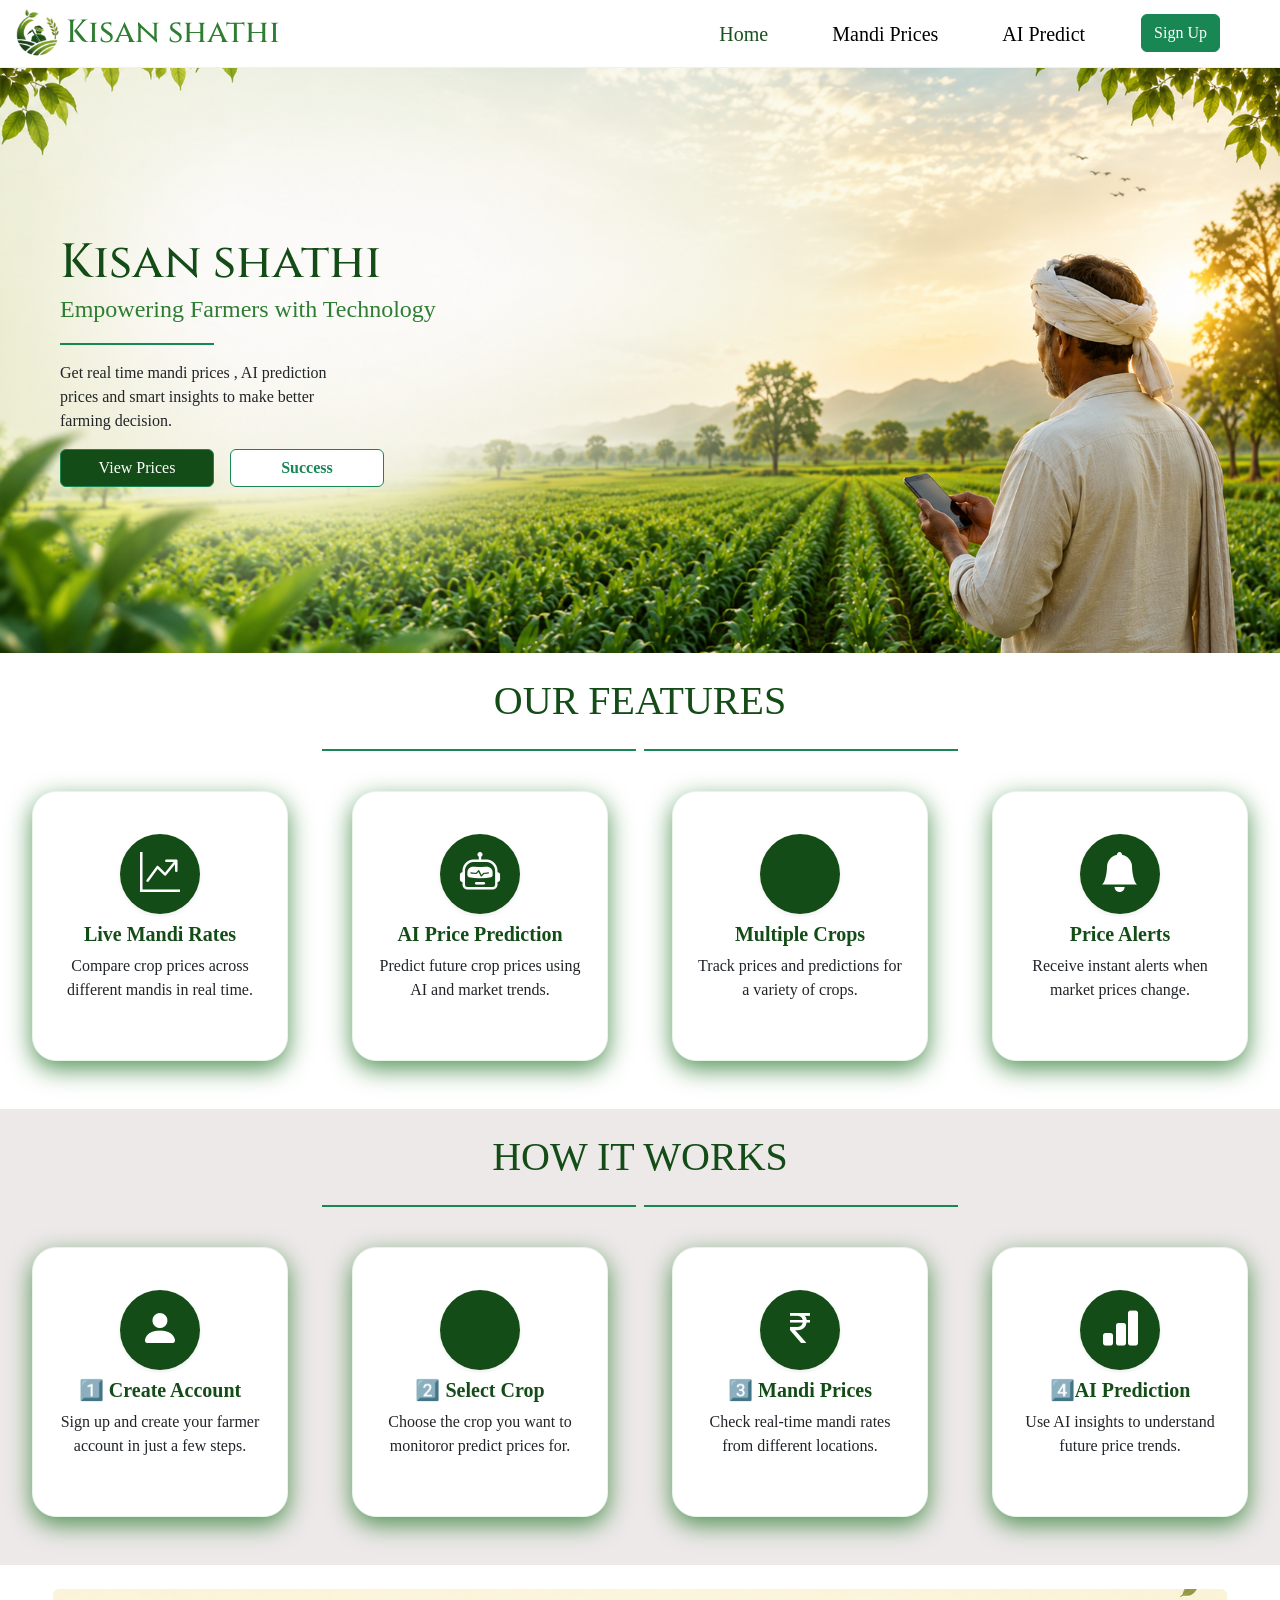
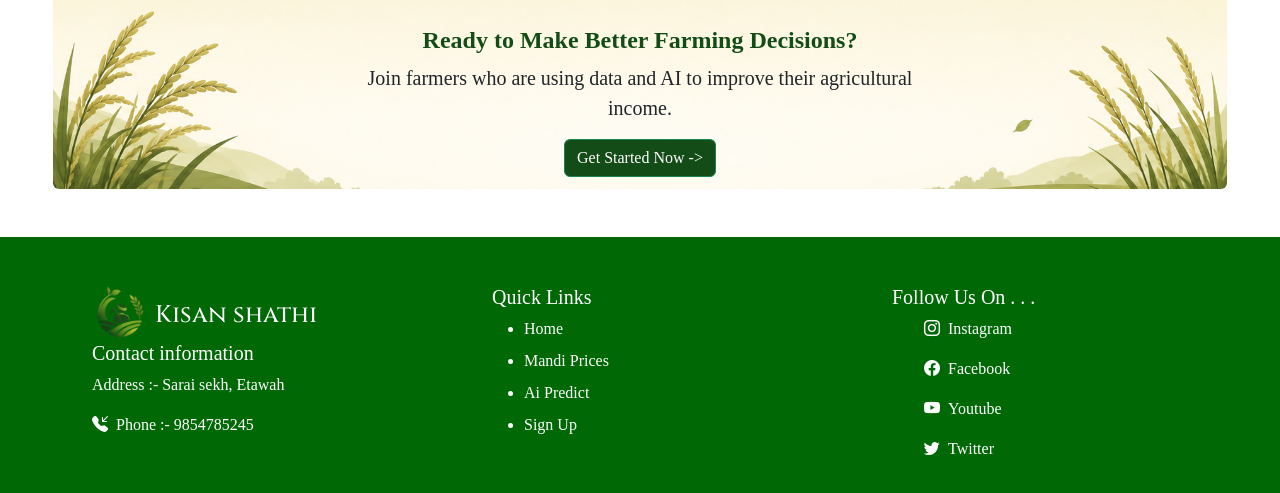
<file: index.html>
<!doctype html>
<html lang="en">
  <head>
    <meta charset="utf-8">
    <meta name="viewport" content="width=device-width, initial-scale=1">
    <title>Kisan Shathi - Home page</title>
    <link rel="icon" type="image/png" sizes="256x256" href="images/logo.png">
    <link href="https://fonts.googleapis.com/css2?family=Cinzel:wght@700;800&display=swap" rel="stylesheet">
    <link rel="stylesheet" href="https://cdn.jsdelivr.net/npm/bootstrap-icons@1.13.1/font/bootstrap-icons.min.css">
    <link href="https://cdn.jsdelivr.net/npm/bootstrap@5.3.8/dist/css/bootstrap.min.css" rel="stylesheet" integrity="sha384-sRIl4kxILFvY47J16cr9ZwB07vP4J8+LH7qKQnuqkuIAvNWLzeN8tE5YBujZqJLB" crossorigin="anonymous">
    <link rel="stylesheet" href="style1.css">
  </head>
  <body>
    <nav class="navbar navbar-expand-lg bg-body-tertiary">
      <div class="container-fluid">
        <div class="d-flex justify-content-center logo-box">
            <img src="images/logo.png" width="50" class="me-1" alt="">
            <h1 class="align-self-center logo-name">Kisan shathi</h1>
        </div>
        <button class="navbar-toggler" type="button" data-bs-toggle="collapse" data-bs-target="#navbarSupportedContent" aria-controls="navbarSupportedContent" aria-expanded="false" aria-label="Toggle navigation">
          <span class="navbar-toggler-icon"></span>
        </button>
        <div class="collapse navbar-collapse" id="navbarSupportedContent">
          <ul class="navbar-nav ms-auto mb-2 mb-lg-0">
            <li class="nav-item">
              <a class="nav-link me-5 navbar-brand active-nav active" aria-current="page" href="index.html">Home</a>
            </li>
            <li class="nav-item">
              <a class="nav-link me-5 navbar-brand" href="MandiPrices.html">Mandi Prices</a>
            </li>
            <li class="nav-item">
              <a class="nav-link me-5 navbar-brand" href="AiPredict.html">AI Predict</a>
            </li>
            <li class="nav-item">
              <button type="button" class="btn btn-success me-5"><a href="signUp.html" class="text-white text-decoration-none"  style="color: #144c17;">Sign Up</a></button>
            </li>
          </ul>
        </div>
      </div>
    </nav>
    <div class="container-fluid">
      <div class="row hero d-flex align-items-center">
        <div class="col-lg-6 col-md-8 col-10 ms-5 hero-content">
            <h2 class="hero-head" style="color:#144c17;margin : 0px">Kisan shathi</h2>
            <p class="fs-4" style="color:#2E7D32;">Empowering Farmers with Technology</p>
            <hr class="w-25 border-2 border-success opacity-100">
            <p class="w-50 fs-6">Get real time mandi prices , AI prediction prices and smart insights to make better farming decision.</p>
            <div class="d-flex">
              <button type="button" class="btn btn-success me-3 w-25" style="background-color: #144c17;">View Prices</button>
              <button type="button" class="btn btn-outline-success w-25 fw-bold bg-white">Success</button>
            </div>
        </div>
      </div>
      <h2 class="text-center fs-1 mt-4" style="color: #144c17;">OUR FEATURES</h2>
        <div class="line d-flex justify-content-center">
          <hr class="w-25 border-2 border-success opacity-100 me-1">
          <i class="bi bi-leaf-fill fs-5" style="color: #144c17;"></i>
          <hr class="w-25 border-2 border-success opacity-100 ms-1">
        </div>
      <div class="row mt-4 mb-5 justify-content-around">
        <div class="box col-sm-5 col-8 d-flex align-items-center justify-content-center flex-column">
          <div class="icon rounded-circle shadow-sm d-flex justify-content-center align-items-center p-3" style="background-color:#144c17; height:80px; width:80px;">
              <i class="bi bi-graph-up-arrow text-white fs-1 fw-bolder"></i>
          </div>
          <h5 class="fw-bolder mt-2 text-center" style="color: #144c17;">Live Mandi Rates</h5>
          <p class="text-center">Compare crop prices across different mandis in real time.</p>
        </div>
        <div class="box col-sm-5 col-8 d-flex align-items-center justify-content-center flex-column">
          <div class="icon rounded-circle shadow-sm d-flex justify-content-center align-items-center p-3" style="background-color:#144c17; height:80px; width:80px;">
              <i class="bi bi-robot text-white fs-1 fw-bolder"></i>
          </div>
          <h5 class="fw-bolder mt-2 text-center" style="color: #144c17;">AI Price Prediction</h5>
          <p class="text-center">Predict future crop prices using AI and market trends.</p>
        </div>
        <div class="box col-sm-5 col-8 d-flex align-items-center justify-content-center flex-column">
          <div class="icon rounded-circle shadow-sm d-flex justify-content-center align-items-center p-3" style="background-color:#144c17; height:80px; width:80px;">
              <i class="bi bi-leaf-fill text-white fs-1 fw-bolder"></i>
          </div>
          <h5 class="fw-bolder mt-2 text-center" style="color: #144c17;">Multiple Crops</h5>
          <p class="text-center">Track prices and predictions for a variety of crops.</p>
        </div>
        <div class="box col-sm-5 col-8 d-flex align-items-center justify-content-center flex-column">
          <div class="icon rounded-circle shadow-sm d-flex justify-content-center align-items-center p-3" style="background-color:#144c17; height:80px; width:80px;">
              <i class="bi bi-bell-fill text-white fs-1 fw-bolder"></i>
          </div>
          <h5 class="fw-bolder mt-2 text-center" style="color: #144c17;">Price Alerts</h5>
          <p class="text-center">Receive instant alerts when market prices change.</p>
        </div>
      </div>
      <div class="row third-section mt-4 mb-4 pb-5 justify-content-around">
        <h2 class="text-center fs-1 mt-4" style="color: #144c17;">HOW IT WORKS</h2>
        <div class="line d-flex justify-content-center">
          <hr class="w-25 border-2 border-success opacity-100 me-1">
          <i class="bi bi-leaf-fill fs-5" style="color: #144c17;"></i>
          <hr class="w-25 border-2 border-success opacity-100 ms-1">
        </div>
        <div class="box col-8 col-sm-5 d-flex align-items-center justify-content-center flex-column  mt-4">
          <div class="icon rounded-circle shadow-sm d-flex justify-content-center align-items-center p-3" style="background-color:#144c17; height:80px; width:80px;">
              <i class="bi bi-person-fill text-white fs-1 fw-bolder"></i>
          </div>
          <h5 class="fw-bolder mt-2 text-center" style="color: #144c17;">1️⃣ Create Account</h5>
          <p class="text-center">Sign up and create your farmer account in just a few steps.</p>
        </div>
        <div class="box col-8 col-sm-5 d-flex align-items-center justify-content-center flex-column mt-4">
          <div class="icon rounded-circle shadow-sm d-flex justify-content-center align-items-center p-3" style="background-color:#144c17; height:80px; width:80px;">
              <i class="bi bi-leaf text-white fs-1 fw-bolder"></i>
          </div>
          <h5 class="fw-bolder mt-2 text-center" style="color: #144c17;">2️⃣ Select Crop</h5>
          <p class="text-center">Choose the crop you want to monitoror predict prices for.</p>
        </div>
        <div class="box col-8 col-sm-5 d-flex align-items-center justify-content-center flex-column mt-4">
          <div class="icon rounded-circle shadow-sm d-flex justify-content-center align-items-center p-3" style="background-color:#144c17; height:80px; width:80px;">
              <i class="bi bi-currency-rupee text-white fs-1 fw-bolder"></i>
          </div>
          <h5 class="fw-bolder mt-2 text-center" style="color: #144c17;">3️⃣ Mandi Prices</h5>
          <p class="text-center">Check real-time mandi rates from different locations.</p>
        </div>
        <div class="box col-8 col-sm-5 d-flex align-items-center justify-content-center flex-column mt-4">
          <div class="icon rounded-circle shadow-sm d-flex justify-content-center align-items-center p-3" style="background-color:#144c17; height:80px; width:80px;">
              <i class="bi bi-bar-chart-fill text-white fs-1 fw-bolder"></i>
          </div>
          <h5 class="fw-bolder mt-2 text-center" style="color: #144c17;">4️⃣AI Prediction</h5>
          <p class="text-center">Use AI insights to understand future price trends.</p>
        </div>
      </div>
      <div class="row justify-content-center">
        <div class="col-11 rounded-2 fourth-section p-3 d-flex flex-column align-items-center justify-content-center">
            <h4 class="text-center fw-bold mt-4" style="color : #144c17;">Ready to Make Better Farming Decisions?</h4>
            <p class="fs-5 w-50 text-center">Join farmers who are using data and AI to improve their agricultural income.</p>
            <button type="button" class="btn btn-success" style="background-color: #144c17;">Get Started Now -></button>
        </div>
      </div>
      <div class="row mt-5 d-flex justify-content-evenly footer">
        <div class="col-md-3 col-10 mt-5 align-items-center justify-content-center">
          <div class="logo d-flex">
            <img src="images/logo.png" class="img-fluid me-2" width="55" alt="">
            <h1 class="navbar-brand text-white nav-txt pt-3" style="font-size: 1.5rem; font-family: 'cinzel';">Kisan shathi</h1>
          </div>
          <div class="information text-white">
            <h5>Contact information</h5>
            <p>Address :- Sarai sekh, Etawah</p>
            <div class="number d-flex">
              <i class="bi bi-telephone-inbound-fill"></i>
              <p class="ms-2">Phone :- 9854785245</p>
            </div>
          </div>
      </div>
      <div class="col-md-3 col-10 mt-5 text-white">
        <h5>Quick Links</h5>
        <ul>
          <li class="mt-2"><a href="index.html" class="text-decoration-none text-white">Home</a></li>
          <li class="mt-2" ><a href="index.html" class="text-decoration-none text-white">Mandi Prices</a></li>
          <li class="mt-2" >Ai Predict</li>
          <li class="mt-2" ><a href="signUp.html" class="text-decoration-none text-white">Sign Up</a></li>
        </ul>
      </div>
      <div class="col-md-3 col-10 mt-5 text-white">
        <h5>Follow Us On . . .</h5>
        <ul>
          <li class="d-flex">
            <i class="bi bi-instagram"></i>
            <p class="ms-2">Instagram</p>
          </li>
          <li class="d-flex">
            <i class="bi bi-facebook"></i>
            <p class="ms-2">Facebook</p>
            <li class="d-flex">
              <i class="bi bi-youtube"></i>
              <p class="ms-2">Youtube</p>
            </li>
            <li class="d-flex">
              <i class="bi bi-twitter"></i>
              <p class="ms-2">Twitter</p>
            </li>
          </li>
        </ul>
      </div>
    </div>
    <script src="https://cdn.jsdelivr.net/npm/bootstrap@5.3.8/dist/js/bootstrap.bundle.min.js" integrity="sha384-FKyoEForCGlyvwx9Hj09JcYn3nv7wiPVlz7YYwJrWVcXK/BmnVDxM+D2scQbITxI" crossorigin="anonymous"></script>
  </body>
</html>
</file>
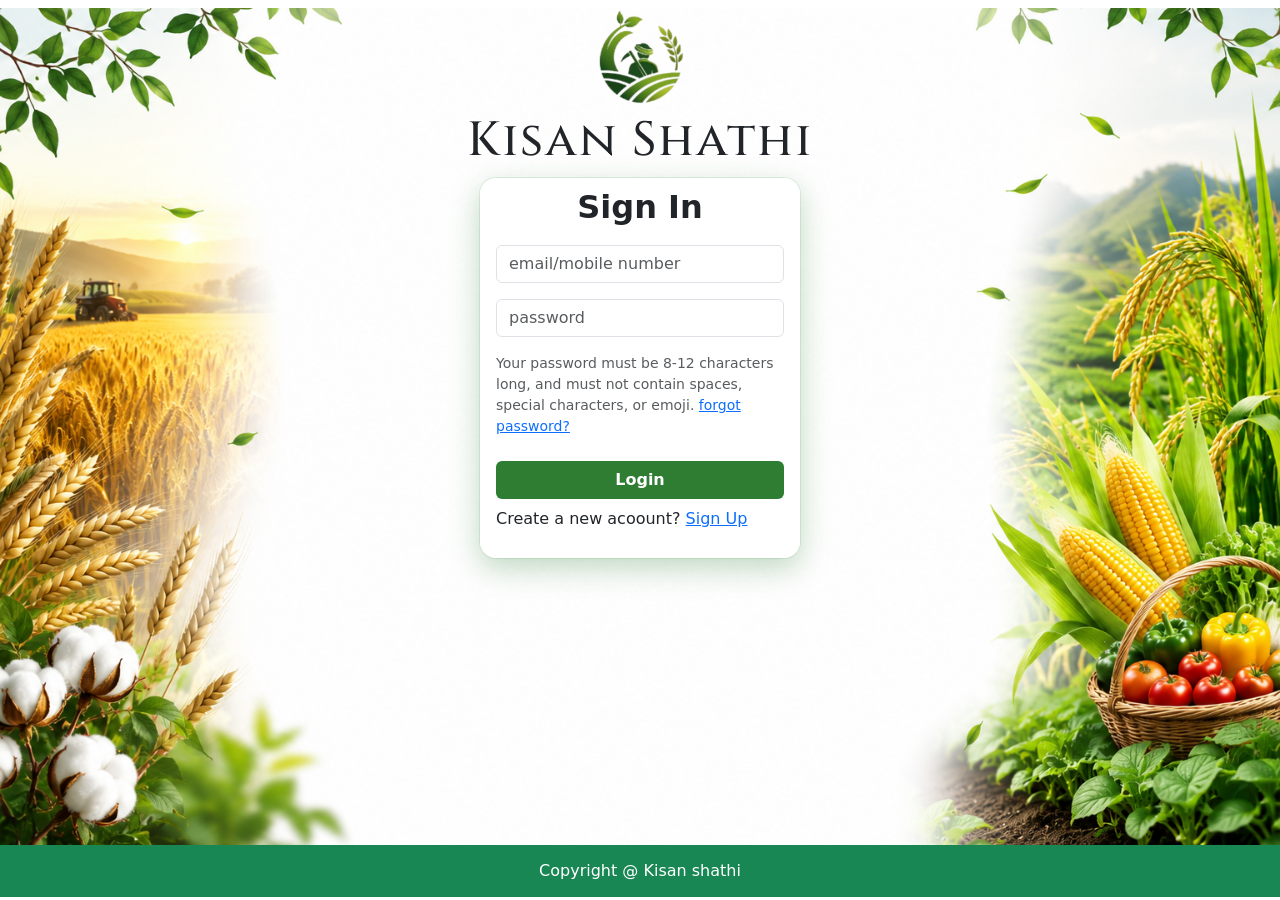
<file: login-in.html>
<!doctype html>
<html lang="en">
  <head>
    <meta charset="utf-8">
    <meta name="viewport" content="width=device-width, initial-scale=1">
    <title>Kisan Shathi - SignUp page</title>
    <link rel="icon" type="image/png" sizes="256x256" href="images/logo.png">
    <link href="https://fonts.googleapis.com/css2?family=Cinzel:wght@700;800&display=swap" rel="stylesheet">
    <link href="https://cdn.jsdelivr.net/npm/bootstrap@5.3.8/dist/css/bootstrap.min.css" rel="stylesheet" integrity="sha384-sRIl4kxILFvY47J16cr9ZwB07vP4J8+LH7qKQnuqkuIAvNWLzeN8tE5YBujZqJLB" crossorigin="anonymous">
    <link rel="stylesheet" href="style.css">
  </head>
  <body>
    <div class="container-fluid">
        <div class="text-center mt-2">
            <img src="images/logo.png" width="100" class="img-fluid" alt="">
        </div>
        <h1 class="text-center">Kisan Shathi</h1>
        <div class="row d-flex align-items-center justify-content-center" style="height : 380px;">
            <div class="col-lg-4 col-md-5 col-sm-6 col-10 col-xl-3 ps-3 pe-3 p-1 rounded-4 login-box d-flex flex-column justify-content-evenly">
                <h2 class="fw-bolder text-center">Sign In</h2>
                <form action="script.js" class="mt-1">
                    <div>
                        <input type="email" class="form-control mb-3" id="exampleFormControlInput1" placeholder="email/mobile number">
                        <input type="password" placeholder="password" id="inputPassword5" class="form-control mb-3" aria-describedby="passwordHelpBlock">
                        <div id="passwordHelpBlock" class="form-text">
                        Your password must be 8-12 characters long, and must not contain spaces, special characters, or emoji. <a href="">forgot password?</a>
                        </div>
                    </div>
                    <div class="d-grid">
                        <button class="btn login-btn text-white fw-bold mt-4" type="button">Login</button>
                    </div>
                    <p class="mt-2">Create a new acoount? <a href="signUp.html"> Sign Up </a></p>
                </form>
            </div>
        </div>
    </div>
    <footer class="d-flex align-items-center justify-content-center bg-success text-center text-white" >Copyright @ Kisan shathi</footer>
    <script src="https://cdn.jsdelivr.net/npm/bootstrap@5.3.8/dist/js/bootstrap.bundle.min.js" integrity="sha384-FKyoEForCGlyvwx9Hj09JcYn3nv7wiPVlz7YYwJrWVcXK/BmnVDxM+D2scQbITxI" crossorigin="anonymous"></script>
  </body>
</html>
</file>
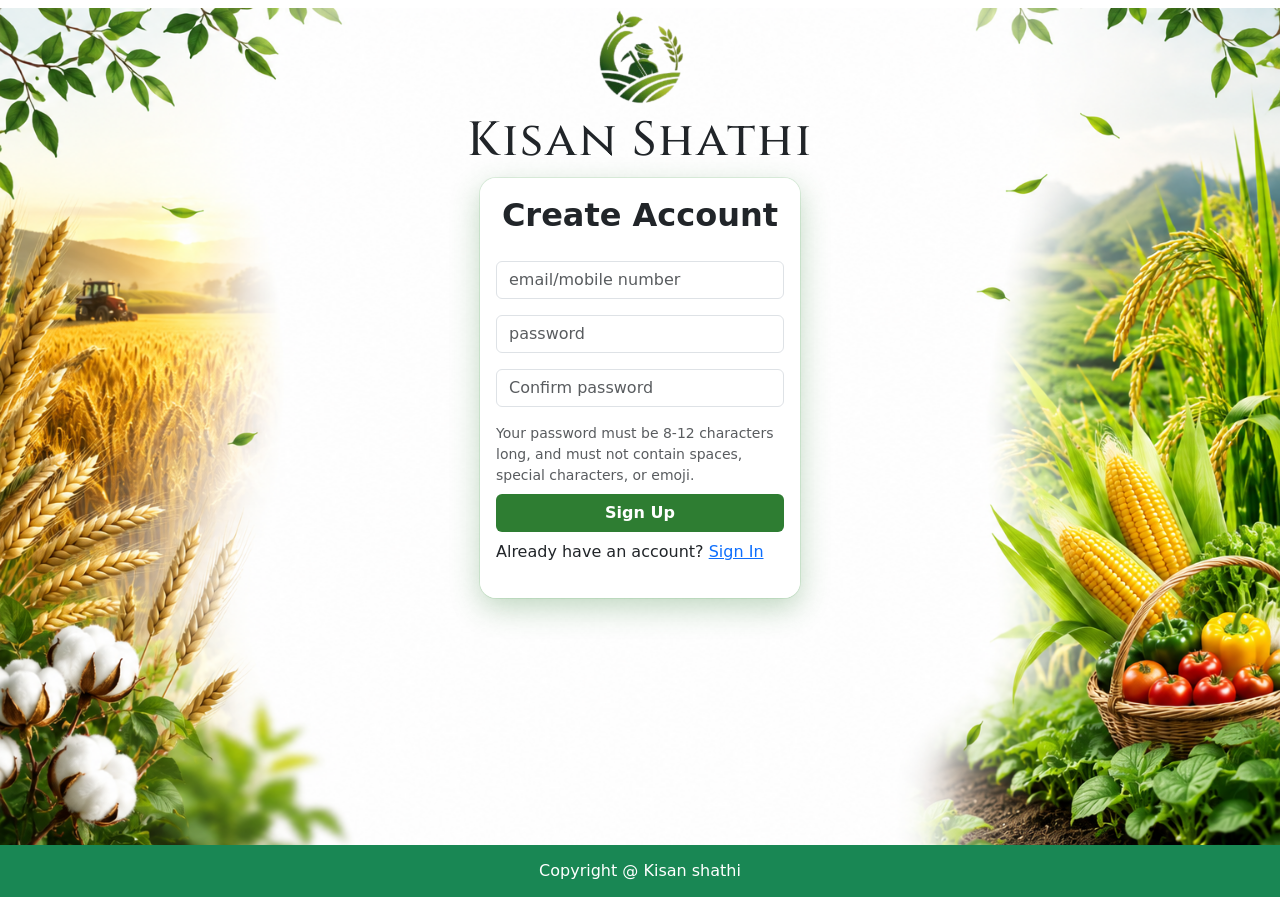
<file: signUp.html>
<!doctype html>
<html lang="en">
  <head>
    <meta charset="utf-8">
    <meta name="viewport" content="width=device-width, initial-scale=1">
    <title>Kisan Shathi - SignUp page</title>
    <link rel="icon" type="image/png" sizes="256x256" href="images/logo.png">
    <link href="https://fonts.googleapis.com/css2?family=Cinzel:wght@700;800&display=swap" rel="stylesheet">
    <link href="https://cdn.jsdelivr.net/npm/bootstrap@5.3.8/dist/css/bootstrap.min.css" rel="stylesheet" integrity="sha384-sRIl4kxILFvY47J16cr9ZwB07vP4J8+LH7qKQnuqkuIAvNWLzeN8tE5YBujZqJLB" crossorigin="anonymous">
    <link rel="stylesheet" href="style.css">
  </head>
  <body>
    <div class="container-fluid">
        <div class="text-center mt-2">
            <img src="images/logo.png" width="100" class="img-fluid" alt="">
        </div>
        <h1 class="text-center">Kisan Shathi</h1>
        <div class="row d-flex align-items-center justify-content-center">
            <div class="col-lg-4 col-md-5 col-sm-6 col-10 col-xl-3 ps-3 pe-3 p-1 rounded-4 login-box d-flex flex-column justify-content-evenly">
                <h2 class="fw-bolder text-center">Create Account</h2>
                <form action="script.js" class="mt-1">
                    <div>
                        <input type="email" class="form-control mb-3" id="exampleFormControlInput1" placeholder="email/mobile number">
                        <input type="password" placeholder="password" id="inputPassword5" class="form-control mb-3" aria-describedby="passwordHelpBlock">
                        <input type="password" placeholder="Confirm password" id="inputPassword5" class="form-control mb-3" aria-describedby="passwordHelpBlock">
                        <div id="passwordHelpBlock" class="form-text">
                        Your password must be 8-12 characters long, and must not contain spaces, special characters, or emoji.</a>
                        </div>
                    </div>
                    <div class="d-grid">
                        <button class="btn login-btn text-white fw-bold mt-2" type="button">Sign Up</button>
                    </div>
                    <p class="mt-2">Already have an account? <a href="login-in.html"> Sign In </a></p>
                </form>
            </div>
        </div>
    </div>
    <footer class="d-flex align-items-center justify-content-center bg-success text-center text-white" >Copyright @ Kisan shathi</footer>
    <script src="https://cdn.jsdelivr.net/npm/bootstrap@5.3.8/dist/js/bootstrap.bundle.min.js" integrity="sha384-FKyoEForCGlyvwx9Hj09JcYn3nv7wiPVlz7YYwJrWVcXK/BmnVDxM+D2scQbITxI" crossorigin="anonymous"></script>
  </body>
</html>
</file>
<file: style1.css>
*{
    font-family: Verdana;
}
.logo-name{
    font-family: 'cinzel' ,serif;
    margin: 0px;
    color: #2E7D32;
    font-size: 2rem;
}
.navbar{
    background: #FFFFFF !important ;
    border-bottom: 1px solid #E8F5E9 !important;
}
.active-nav{
    color: #19511c !important;
}
.hero{
    background-image: url('images/hero.png');
    background-size: cover;
    background-position: 50% 50%;
    height : 65vh;
}
.hero-head{
    font-size: 3rem;
    font-family: 'cinzel' , serif ;
}
button:hover{
    scale:calc(1.02)
}
.box{
    height : 270px;
    /* width : 20%; */
    background: #ffffff;
    border: 1px solid #E8F5E9;
    border-radius: 24px;
    padding: 35px 25px;
    box-shadow: 0 8px 25px rgba(46,125,50,0.8);
    transition: all 0.3s ease;
}
.third-section{
    background-color: rgb(237, 233, 233);
}
.box:hover{
    scale: calc(1.02);
}
.fourth-section{
    background-image: url('images/last-section-home.png');
    background-size: cover;
    background-position: 50% 50%;
    height : 200px;
}
.footer{
    background-color :#016806;
}
@media (min-width : 1000px){
    .box{
        width : 20%;
    }
}
@media (min-width : 768px) and (max-width : 999px) {
    .box{
        width : 24%;
    }
}
@media (max-width : 1000px){
    .hero{
        height : 75vh;
        width : 100vw;
    }
    .fourth-section p{
        width: 75% !important;
    }
    .fourth-section button{
        display: none;
    }
}
@media (max-width : 650px){
    .hero{
        height : 70vh;
    }
    .hero-content{
        margin-left: 1.5rem !important;
    }
    .hero-head{
        font-size: 2rem;
    }
    .hero p{
        font-size: 0.9rem !important;
    }
    .hero button{
        width : 24% !important;
        font-size: 0.7rem;
    }
    .hero-head + p{
        font-size: 1rem !important;
        font-weight :600;
    }
    .fourth-section h4{
        font-size: 1.1rem !important;
    }
    .fourth-section p{
        font-size: 0.9rem !important;
    }
}
@media (max-width : 480px){
    .hero-content > p{
        text-align: center;
        width: 80% !important;
    }
    .hero-content{
        display: flex;
        flex-direction: column;
        justify-content: center;
        align-items: center;
    }
    .hero button{
        width : 100px !important;
        font-size: 0.7rem;
    }
    .logo-name{
        font-size: 1.5rem;
    }
    .logo-box img{
        width : 40px;
    }
    .fourth-section h4{
        font-size: 0.8rem !important;
    }
    .fourth-section p{
        font-size: 0.7rem !important;
    }
}
</file>
<file: style.css>
.container-fluid{
    background-image: url('images/background-img.png');
    background-size: cover;
    background-repeat: no-repeat;
    height : 93vh;
}
.row{
    height: 420px;
}
h1{
    font-family: 'cinzel' , serif;
    font-size: 3rem;
    color: c;
    letter-spacing: 2px;
    margin-top: 2px;
}
.login-box{
    background: rgba(255,255,255,0.9);
    border :none;

    box-shadow:
        0 10px 30px rgba(46, 125, 50, 0.3),
        0 0 0 1px rgba(76, 175, 80, 0.15);

    border-radius: 24px;
    height : 100%;
}
.login-btn{
    background-color :#2E7D32;
}
.login-btn:hover{
    background:linear-gradient(
        135deg,
        #1B5E20,
        #2E7D32
    );
    transform:translateY(-2px);
    box-shadow:0 10px 25px rgba(27,94,32,0.3);
}
.login-box:hover{
    scale:calc(1.01)
}
input:hover{
    border : 1px solid green !important;
}
footer{
    height : 5.8vh;
}
@media (max-width : 1079px){
    .row{
        height : 380px;
    }
    h1{
        font-size: 2.5rem;
    }
    img{
        width: 70px;
    }
}
@media (max-width : 856px){
    h1{
        font-size: 2.5rem;
    }
}
@media (max-width : 355px){
    .row{
        height : 410px;
    }
    h1{
        font-size: 2rem;
    }
    img{
        width: 60px;
    }
}
</file>
